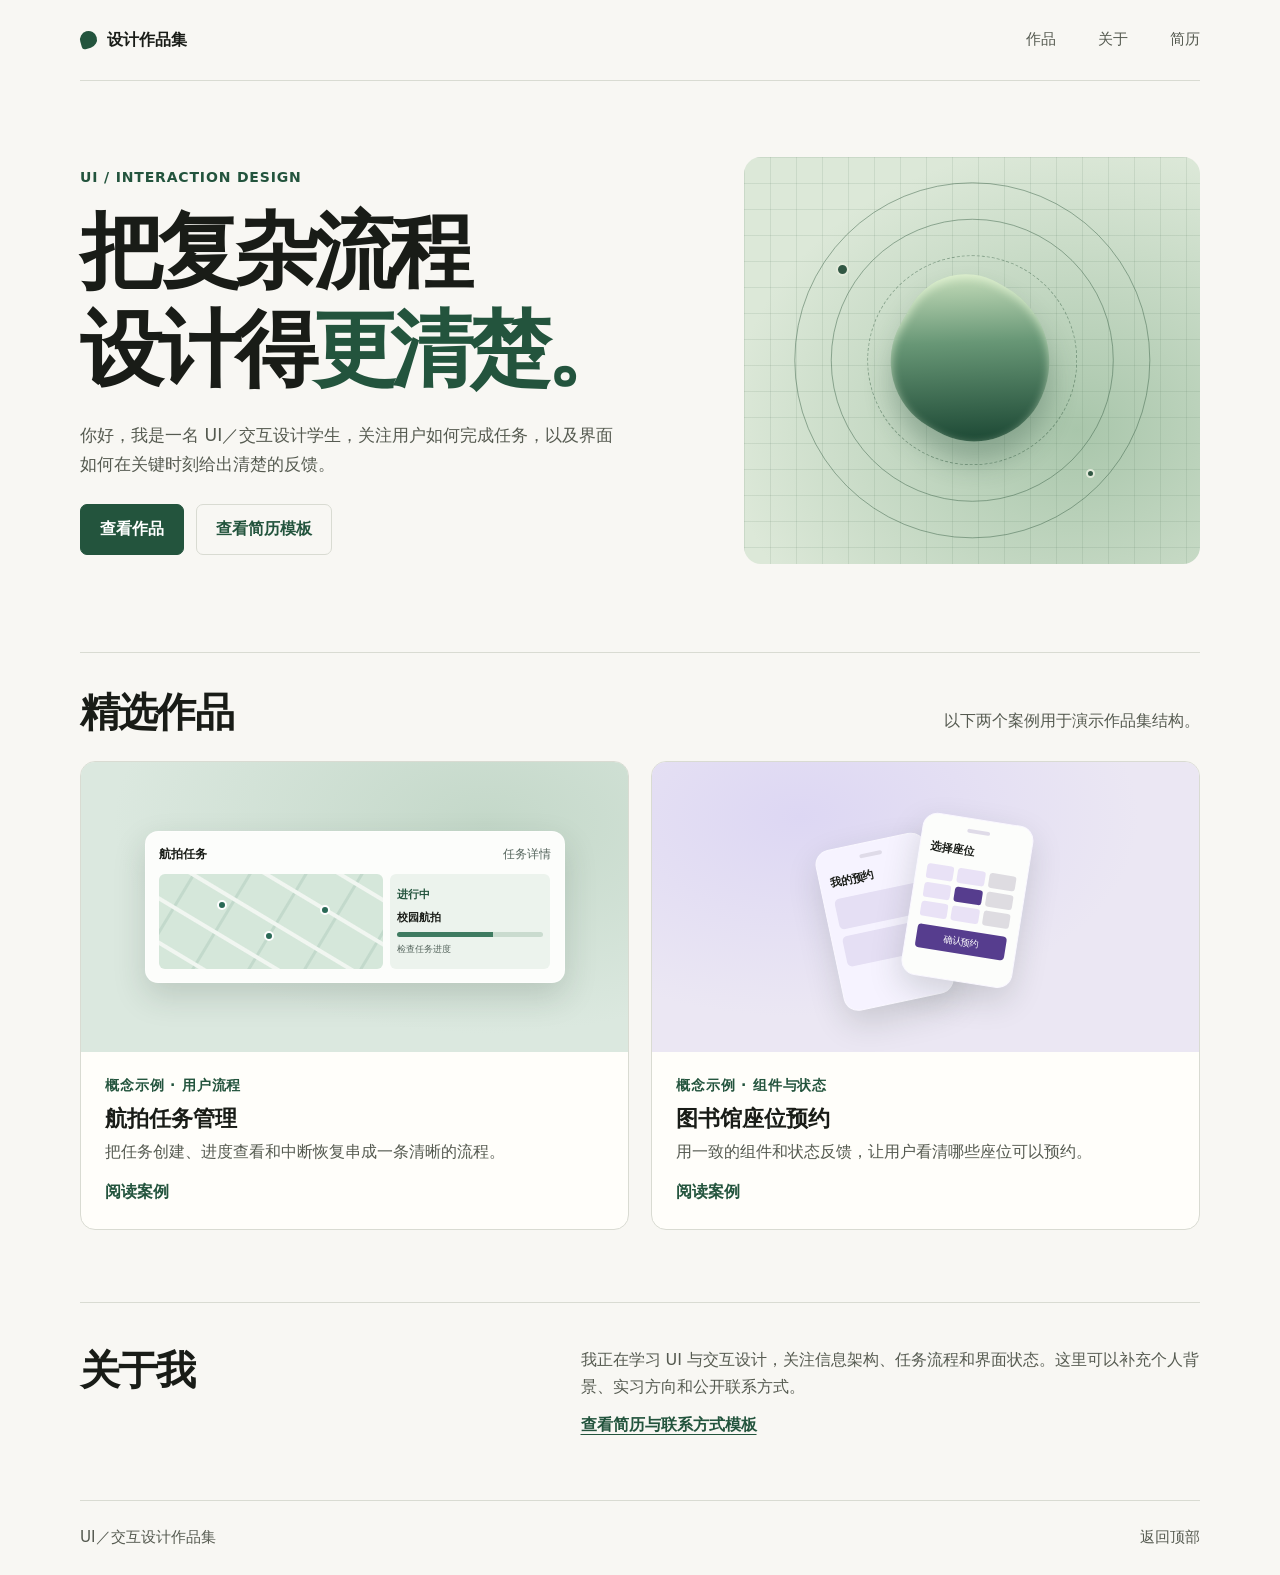
<file: index.html>
<!doctype html>
<html lang="zh-CN">
<head>
  <meta charset="utf-8">
  <meta name="viewport" content="width=device-width, initial-scale=1">
  <meta name="description" content="UI／交互设计学生作品集，展示用户流程、界面系统与设计迭代。">
  <meta name="theme-color" content="#f8f7f3">
  <title>UI／交互设计作品集</title>
  <link rel="stylesheet" href="assets/site.css">
</head>
<body>
  <a class="skip" href="#main">跳到正文</a>
  <header class="site-header wrap">
    <a class="brand" href="./" aria-current="page"><span class="brand-mark" aria-hidden="true"></span>设计作品集</a>
    <nav aria-label="主导航">
      <a href="#work">作品</a><a href="#about">关于</a><a href="resume.html">简历</a>
    </nav>
  </header>
  <main id="main" class="wrap">
    <section class="hero" aria-labelledby="intro-title">
      <div class="hero-copy">
        <p class="eyebrow">UI / INTERACTION DESIGN</p>
        <h1 id="intro-title">把复杂流程<br>设计得<span>更清楚。</span></h1>
        <p class="intro">你好，我是一名 UI／交互设计学生，关注用户如何完成任务，以及界面如何在关键时刻给出清楚的反馈。</p>
        <div class="actions"><a class="button" href="#work">查看作品</a><a class="button secondary" href="resume.html">查看简历模板</a></div>
      </div>
      <div class="hero-art" aria-hidden="true">
        <div class="orbit outer"></div><div class="orbit middle"></div><div class="orbit inner"></div>
        <div class="art-core"></div><div class="art-dot first"></div><div class="art-dot second"></div>
      </div>
    </section>
    <section id="work" class="work" aria-labelledby="work-title">
      <div class="section-heading"><h2 id="work-title">精选作品</h2><p>以下两个案例用于演示作品集结构。</p></div>
      <div class="project-grid">
        <article class="project-card">
          <a href="projects/flight.html" class="project-link">
            <div class="cover flight" aria-hidden="true">
              <div class="mock dashboard">
                <div class="mock-header"><b>航拍任务</b><span>任务详情</span></div>
                <div class="dashboard-body">
                  <div class="mock-map"><i></i><i></i><i></i></div>
                  <div class="mock-panel"><span>进行中</span><b>校园航拍</b><div class="mock-bar"></div><small>检查任务进度</small></div>
                </div>
              </div>
            </div>
            <div class="card-body"><p class="card-type">概念示例 · 用户流程</p><h3>航拍任务管理</h3><p>把任务创建、进度查看和中断恢复串成一条清晰的流程。</p><span class="card-action">阅读案例</span></div>
          </a>
        </article>
        <article class="project-card">
          <a href="projects/library.html" class="project-link">
            <div class="cover library" aria-hidden="true">
              <div class="mock phone behind"><div class="phone-top"></div><div class="phone-title">我的预约</div><div class="seat-card muted-seat"></div><div class="seat-card muted-seat"></div></div>
              <div class="mock phone front"><div class="phone-top"></div><div class="phone-title">选择座位</div><div class="seat-grid"><i></i><i></i><i></i><i></i><i></i><i></i><i></i><i></i><i></i></div><div class="phone-button">确认预约</div></div>
            </div>
            <div class="card-body"><p class="card-type">概念示例 · 组件与状态</p><h3>图书馆座位预约</h3><p>用一致的组件和状态反馈，让用户看清哪些座位可以预约。</p><span class="card-action">阅读案例</span></div>
          </a>
        </article>
      </div>
    </section>
    <section id="about" class="about" aria-labelledby="about-title">
      <h2 id="about-title">关于我</h2>
      <div><p>我正在学习 UI 与交互设计，关注信息架构、任务流程和界面状态。这里可以补充个人背景、实习方向和公开联系方式。</p><a class="text-link" href="resume.html">查看简历与联系方式模板</a></div>
    </section>
  </main>
  <footer class="site-footer wrap"><span>UI／交互设计作品集</span><a href="#main">返回顶部</a></footer>
</body>
</html>
</file>
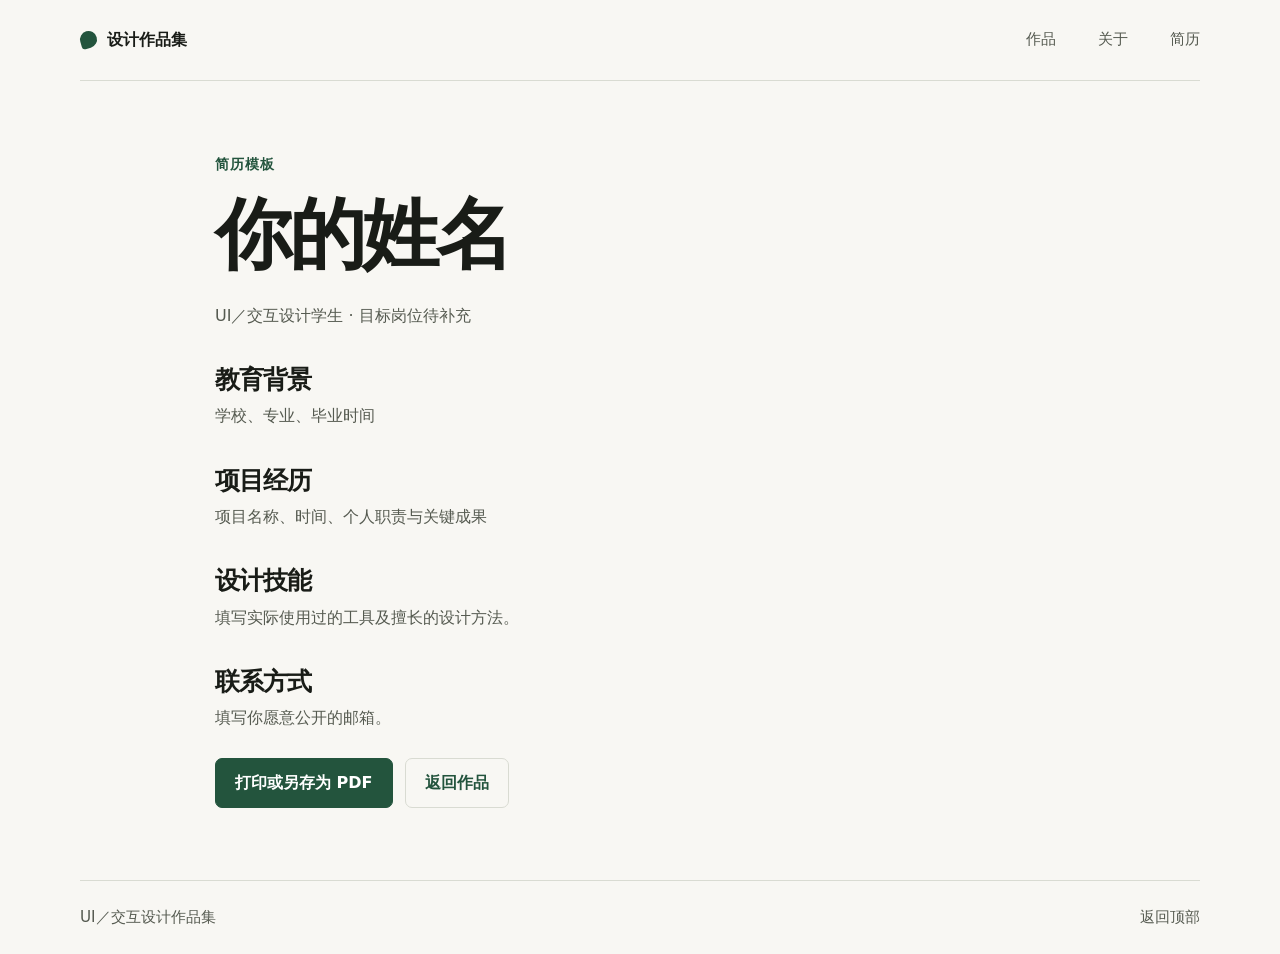
<file: resume.html>
<!doctype html>
<html lang="zh-CN">
<head>
  <meta charset="utf-8">
  <meta name="viewport" content="width=device-width, initial-scale=1">
  <meta name="description" content="UI／交互设计学生简历模板。">
  <title>简历模板 | UI／交互设计作品集</title>
  <link rel="stylesheet" href="assets/site.css">
  <script src="assets/resume.js" defer></script>
</head>
<body>
  <a class="skip" href="#main">跳到正文</a>
  <header class="site-header wrap">
    <a class="brand" href="./"><span class="brand-mark" aria-hidden="true"></span>设计作品集</a>
    <nav aria-label="主导航"><a href="./#work">作品</a><a href="./#about">关于</a><a href="resume.html" aria-current="page">简历</a></nav>
  </header>
  <main id="main" class="resume wrap">
    <p class="eyebrow">简历模板</p>
    <h1>你的姓名</h1>
    <p>UI／交互设计学生 · 目标岗位待补充</p>
    <section><h2>教育背景</h2><p>学校、专业、毕业时间</p></section>
    <section><h2>项目经历</h2><p>项目名称、时间、个人职责与关键成果</p></section>
    <section><h2>设计技能</h2><p>填写实际使用过的工具及擅长的设计方法。</p></section>
    <section><h2>联系方式</h2><p>填写你愿意公开的邮箱。</p></section>
    <div class="actions"><button type="button" class="button" id="print-resume" hidden>打印或另存为 PDF</button><a href="./#work" class="button secondary">返回作品</a></div>
  </main>
  <footer class="site-footer wrap"><span>UI／交互设计作品集</span><a href="#main">返回顶部</a></footer>
</body>
</html>
</file>
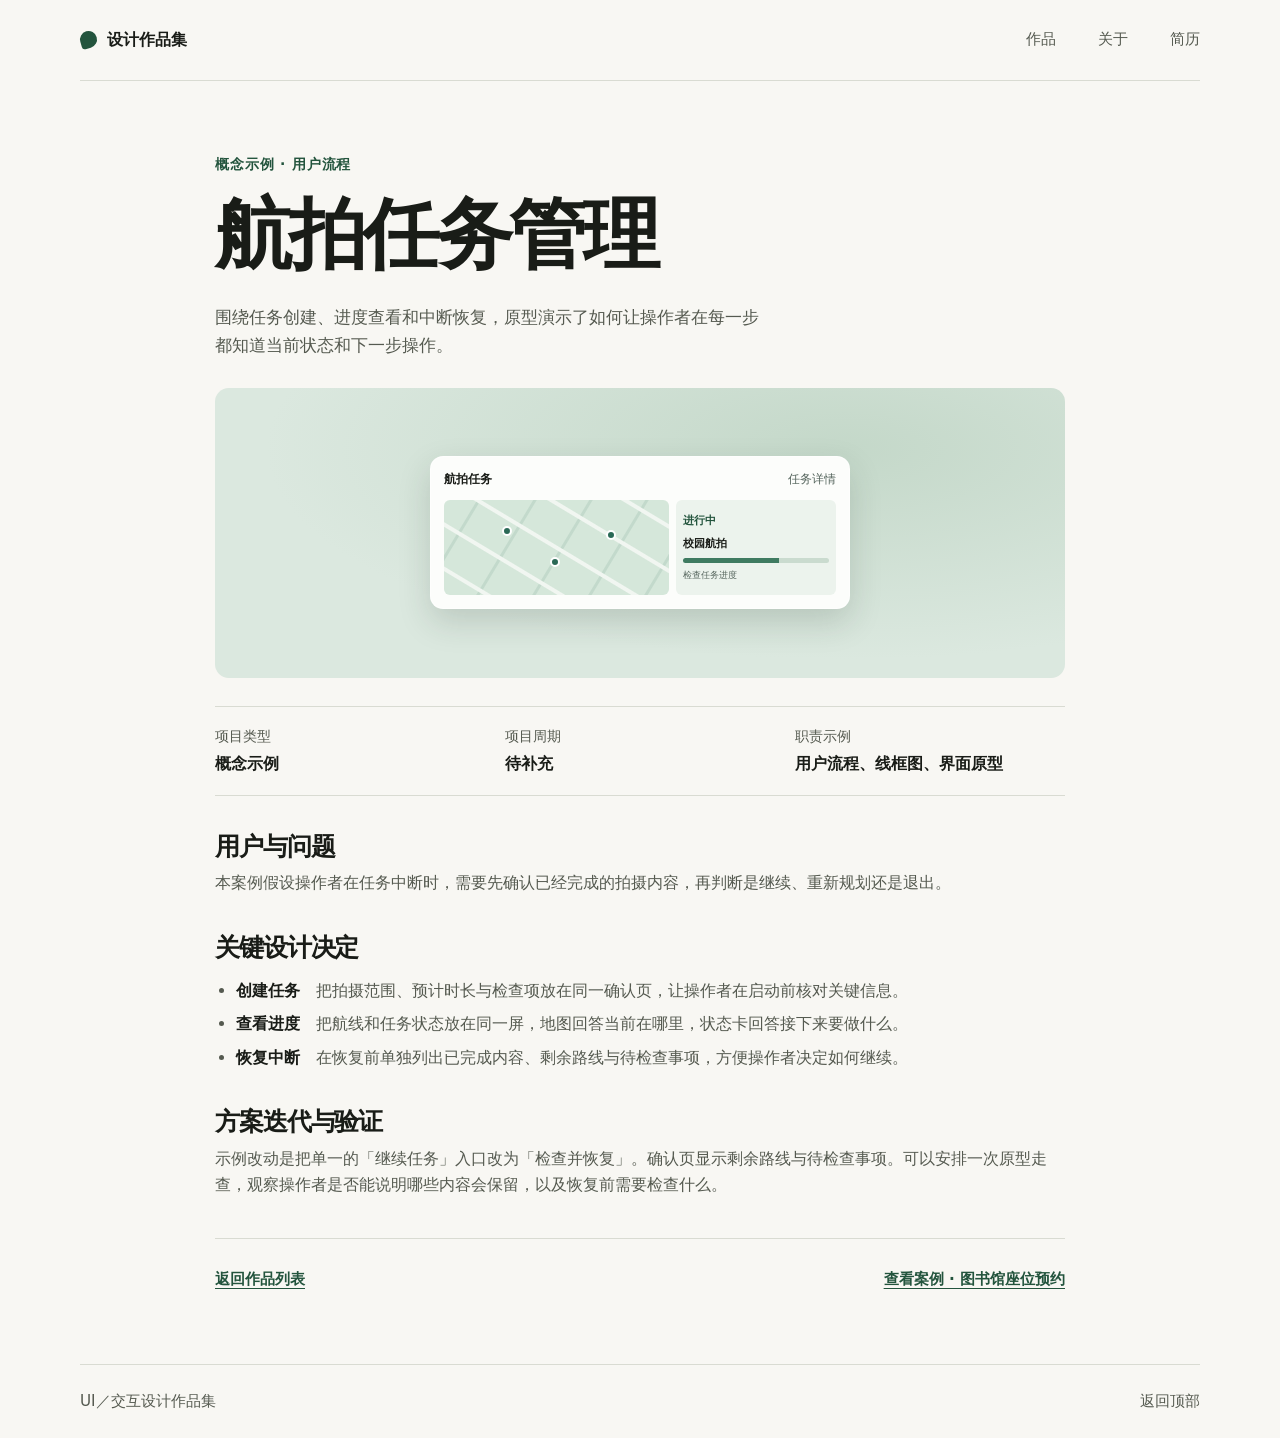
<file: projects/flight.html>
<!doctype html>
<html lang="zh-CN">
<head>
  <meta charset="utf-8">
  <meta name="viewport" content="width=device-width, initial-scale=1">
  <meta name="description" content="围绕任务创建、进度查看和中断恢复，原型演示了如何让操作者在每一步都知道当前状态和下一步操作。">
  <title>航拍任务管理 | UI／交互设计作品集</title>
  <link rel="stylesheet" href="../assets/site.css">
</head>
<body>
  <a class="skip" href="#main">跳到正文</a>
  <header class="site-header wrap">
    <a class="brand" href="../"><span class="brand-mark" aria-hidden="true"></span>设计作品集</a>
    <nav aria-label="主导航"><a href="../#work">作品</a><a href="../#about">关于</a><a href="../resume.html">简历</a></nav>
  </header>
  <main id="main" class="case wrap">
    <p class="eyebrow">概念示例 · 用户流程</p>
    <h1>航拍任务管理</h1>
    <p class="intro">围绕任务创建、进度查看和中断恢复，原型演示了如何让操作者在每一步都知道当前状态和下一步操作。</p>
    <div class="cover flight" aria-hidden="true">
              <div class="mock dashboard">
                <div class="mock-header"><b>航拍任务</b><span>任务详情</span></div>
                <div class="dashboard-body">
                  <div class="mock-map"><i></i><i></i><i></i></div>
                  <div class="mock-panel"><span>进行中</span><b>校园航拍</b><div class="mock-bar"></div><small>检查任务进度</small></div>
                </div>
              </div>
            </div>
    <dl class="case-meta">
      <div><dt>项目类型</dt><dd>概念示例</dd></div>
      <div><dt>项目周期</dt><dd>待补充</dd></div>
      <div><dt>职责示例</dt><dd>用户流程、线框图、界面原型</dd></div>
    </dl>
    <section><h2>用户与问题</h2><p>本案例假设操作者在任务中断时，需要先确认已经完成的拍摄内容，再判断是继续、重新规划还是退出。</p></section>
    <section>
      <h2>关键设计决定</h2>
      <ul>
        <li><strong>创建任务</strong>　把拍摄范围、预计时长与检查项放在同一确认页，让操作者在启动前核对关键信息。</li>
        <li><strong>查看进度</strong>　把航线和任务状态放在同一屏，地图回答当前在哪里，状态卡回答接下来要做什么。</li>
        <li><strong>恢复中断</strong>　在恢复前单独列出已完成内容、剩余路线与待检查事项，方便操作者决定如何继续。</li>
      </ul>
    </section>
    <section><h2>方案迭代与验证</h2><p>示例改动是把单一的「继续任务」入口改为「检查并恢复」。确认页显示剩余路线与待检查事项。可以安排一次原型走查，观察操作者是否能说明哪些内容会保留，以及恢复前需要检查什么。</p></section>
    <nav class="case-next" aria-label="案例导航">
      <a class="text-link" href="../#work">返回作品列表</a>
      <a class="text-link" href="library.html">查看案例 · 图书馆座位预约</a>
    </nav>
  </main>
  <footer class="site-footer wrap"><span>UI／交互设计作品集</span><a href="#main">返回顶部</a></footer>
</body>
</html>
</file>
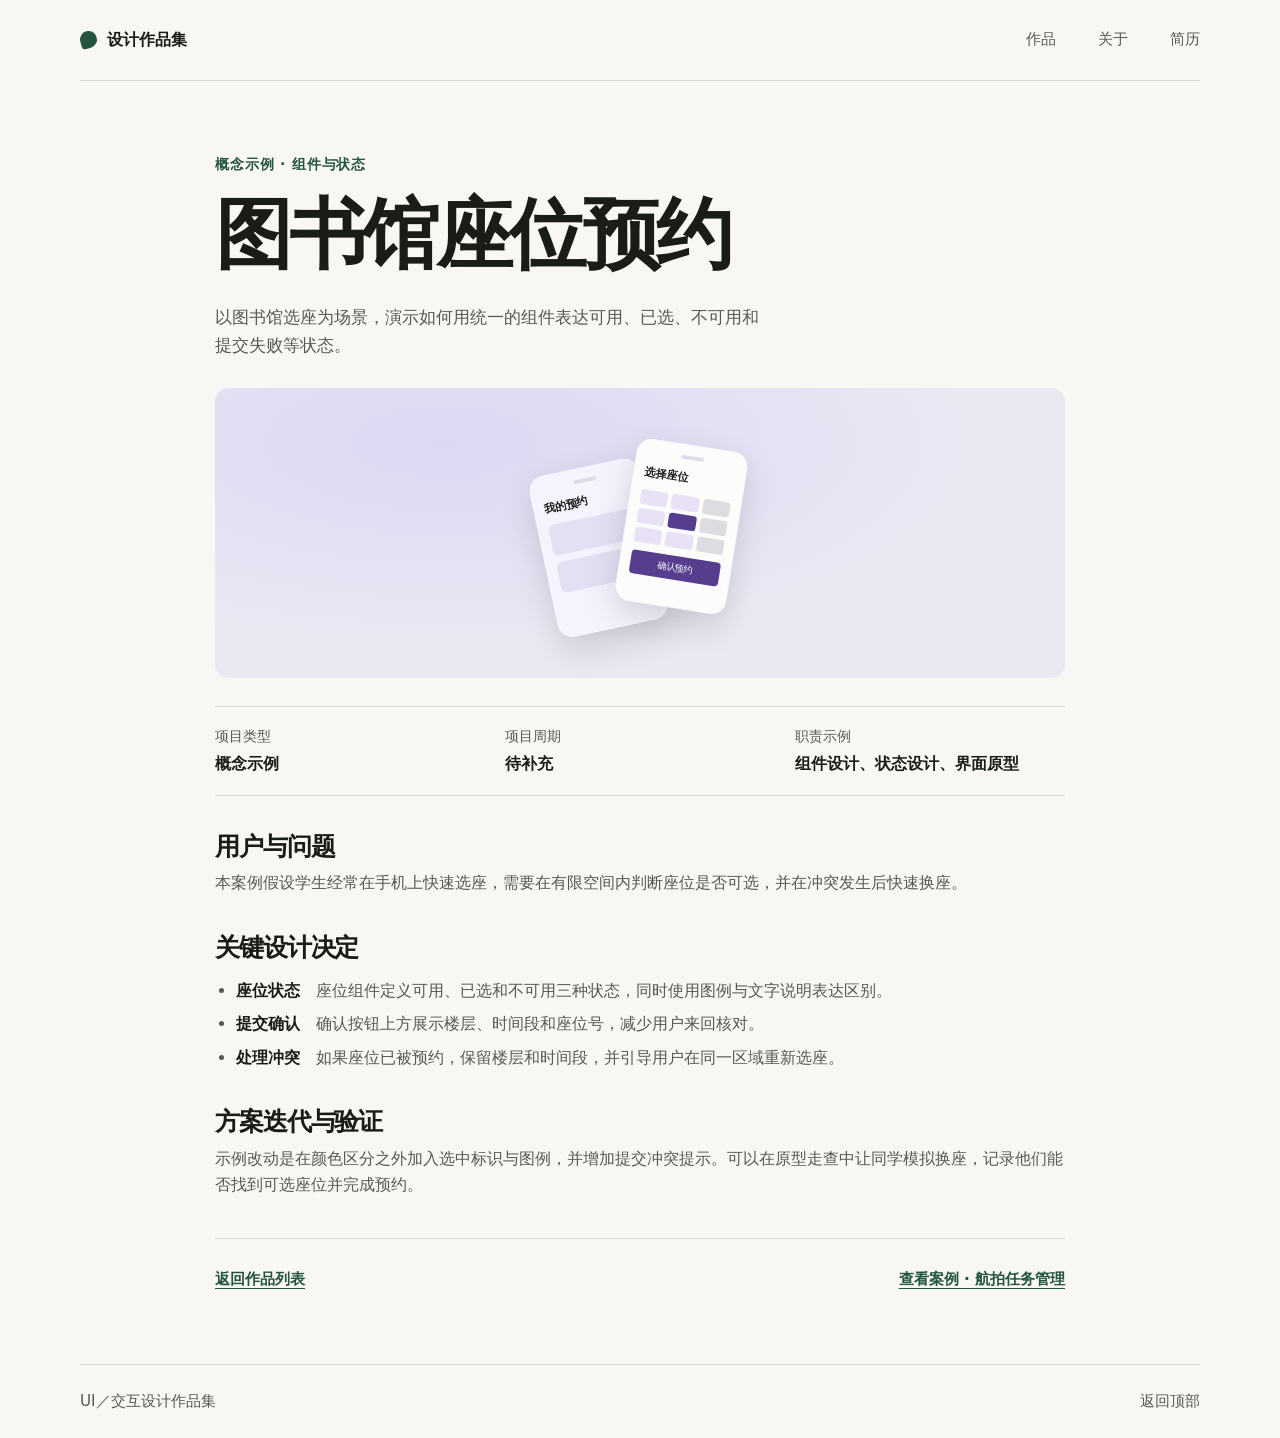
<file: projects/library.html>
<!doctype html>
<html lang="zh-CN">
<head>
  <meta charset="utf-8">
  <meta name="viewport" content="width=device-width, initial-scale=1">
  <meta name="description" content="以图书馆选座为场景，演示如何用统一的组件表达可用、已选、不可用和提交失败等状态。">
  <title>图书馆座位预约 | UI／交互设计作品集</title>
  <link rel="stylesheet" href="../assets/site.css">
</head>
<body>
  <a class="skip" href="#main">跳到正文</a>
  <header class="site-header wrap">
    <a class="brand" href="../"><span class="brand-mark" aria-hidden="true"></span>设计作品集</a>
    <nav aria-label="主导航"><a href="../#work">作品</a><a href="../#about">关于</a><a href="../resume.html">简历</a></nav>
  </header>
  <main id="main" class="case wrap">
    <p class="eyebrow">概念示例 · 组件与状态</p>
    <h1>图书馆座位预约</h1>
    <p class="intro">以图书馆选座为场景，演示如何用统一的组件表达可用、已选、不可用和提交失败等状态。</p>
    <div class="cover library" aria-hidden="true">
              <div class="mock phone behind"><div class="phone-top"></div><div class="phone-title">我的预约</div><div class="seat-card muted-seat"></div><div class="seat-card muted-seat"></div></div>
              <div class="mock phone front"><div class="phone-top"></div><div class="phone-title">选择座位</div><div class="seat-grid"><i></i><i></i><i></i><i></i><i></i><i></i><i></i><i></i><i></i></div><div class="phone-button">确认预约</div></div>
            </div>
    <dl class="case-meta">
      <div><dt>项目类型</dt><dd>概念示例</dd></div>
      <div><dt>项目周期</dt><dd>待补充</dd></div>
      <div><dt>职责示例</dt><dd>组件设计、状态设计、界面原型</dd></div>
    </dl>
    <section><h2>用户与问题</h2><p>本案例假设学生经常在手机上快速选座，需要在有限空间内判断座位是否可选，并在冲突发生后快速换座。</p></section>
    <section>
      <h2>关键设计决定</h2>
      <ul>
        <li><strong>座位状态</strong>　座位组件定义可用、已选和不可用三种状态，同时使用图例与文字说明表达区别。</li>
        <li><strong>提交确认</strong>　确认按钮上方展示楼层、时间段和座位号，减少用户来回核对。</li>
        <li><strong>处理冲突</strong>　如果座位已被预约，保留楼层和时间段，并引导用户在同一区域重新选座。</li>
      </ul>
    </section>
    <section><h2>方案迭代与验证</h2><p>示例改动是在颜色区分之外加入选中标识与图例，并增加提交冲突提示。可以在原型走查中让同学模拟换座，记录他们能否找到可选座位并完成预约。</p></section>
    <nav class="case-next" aria-label="案例导航">
      <a class="text-link" href="../#work">返回作品列表</a>
      <a class="text-link" href="flight.html">查看案例 · 航拍任务管理</a>
    </nav>
  </main>
  <footer class="site-footer wrap"><span>UI／交互设计作品集</span><a href="#main">返回顶部</a></footer>
</body>
</html>
</file>
<file: assets/site.css>
:root {
  color-scheme: light;
  --paper: #f8f7f3;
  --white: #fffefa;
  --ink: #191c17;
  --muted: #555a50;
  --line: #d9dbd2;
  --accent: #23543d;
  --soft: #e1ebe1;
  font-family: Inter, "PingFang SC", "Microsoft YaHei", "Noto Sans CJK SC", system-ui, sans-serif;
  color: var(--ink);
  background: var(--paper);
  line-height: 1.65;
}
* { box-sizing: border-box; }
body { margin: 0; }
a { color: inherit; }
a:focus-visible, button:focus-visible { outline: 3px solid #307954; outline-offset: 5px; }
h1, h2, h3, p { margin: 0; }
h1, h2, h3 { line-height: 1.18; }
.wrap { width: min(1120px, calc(100% - 96px)); margin-inline: auto; }
.skip { position: fixed; top: 12px; left: 12px; z-index: 10; padding: 8px 16px; background: var(--white); transform: translateY(-180%); }
.skip:focus { transform: none; }
.site-header { display: flex; align-items: center; justify-content: space-between; min-height: 81px; gap: 12px; border-bottom: 1px solid var(--line); }
.site-header a, .site-footer a { text-decoration: none; }
.brand { display: inline-flex; align-items: center; gap: 10px; font-weight: 750; white-space: nowrap; }
.brand-mark { width: 17px; aspect-ratio: 1; border-radius: 50% 50% 50% 18%; background: var(--accent); transform: rotate(-16deg); }
nav { display: flex; align-items: center; gap: clamp(16px, 4vw, 42px); }
nav a, .site-footer a { color: var(--muted); font-size: .95rem; }
nav a:hover, .site-footer a:hover { color: var(--accent); text-decoration: underline; text-underline-offset: 4px; }
.hero { display: grid; grid-template-columns: 1.15fr .85fr; align-items: center; gap: 48px; padding-block: 76px 88px; }
.eyebrow, .card-type { color: var(--accent); font-size: .875rem; font-weight: 740; letter-spacing: .06em; }
h1 { font-size: clamp(3.15rem, 6.5vw, 5.65rem); letter-spacing: -.065em; margin-block: 14px 22px; }
h1 span { color: var(--accent); }
.intro { color: var(--muted); max-width: 34rem; font-size: 1.08rem; }
.actions { display: flex; flex-wrap: wrap; gap: 12px; margin-top: 26px; }
.button { padding: 11px 19px; min-height: 48px; display: inline-flex; align-items: center; justify-content: center; color: #fff; background: var(--accent); border: 1px solid var(--accent); border-radius: 7px; font: inherit; font-weight: 680; text-decoration: none; cursor: pointer; }
.button:hover { background: #163b2a; }
.button.secondary { background: transparent; color: var(--accent); border-color: var(--line); }
.button.secondary:hover { background: var(--soft); }
.hero-art { position: relative; overflow: hidden; min-height: 260px; aspect-ratio: 1.12; isolation: isolate; border-radius: 17px; background-color: #dce8d8; background-image: linear-gradient(#50735920 1px, transparent 1px), linear-gradient(90deg, #50735920 1px, transparent 1px), radial-gradient(ellipse at 73% 67%, #a9c6ab, transparent 74%); background-size: 26px 26px, 26px 26px, auto; }
.orbit, .art-core { position: absolute; top: 50%; left: 50%; width: 78%; aspect-ratio: 1; border-radius: 50%; transform: translate(-50%, -50%); }
.orbit { border: 1px solid #40664c80; }
.orbit.middle { width: 62%; }
.orbit.inner { width: 46%; border-style: dashed; }
.art-core { width: 35%; border-radius: 42% 57% 49% 50%; background: linear-gradient(148deg, #d8ebc8 4%, #689776 42%, #1d4935 87%); box-shadow: 11px 17px 28px #264c3950, inset 2px 3px 10px #f2ffe1a0; transform: translate(-50%, -50%) rotate(30deg); }
.art-dot { position: absolute; width: 13px; aspect-ratio: 1; border-radius: 50%; background: #315743; border: 2px solid #e3ebdb; }
.art-dot.first { top: 26%; left: 20%; }
.art-dot.second { bottom: 21%; right: 23%; width: 9px; }
.work { border-top: 1px solid var(--line); padding-block: 36px 72px; }
.section-heading { display: flex; align-items: baseline; justify-content: space-between; flex-wrap: wrap; gap: 9px 24px; margin-bottom: 25px; }
h2 { font-size: clamp(1.75rem, 3.2vw, 2.5rem); letter-spacing: -.045em; }
.section-heading p, .card-body > p:not(.card-type), .about p, .case p, .resume p { color: var(--muted); }
.project-grid { display: grid; grid-template-columns: repeat(2, minmax(0, 1fr)); gap: 22px; }
.project-card { min-width: 0; border: 1px solid var(--line); border-radius: 15px; background: var(--white); }
.project-link { display: flex; height: 100%; flex-direction: column; text-decoration: none; border-radius: inherit; }
.project-link:hover .card-action { text-decoration: underline; }
.cover { height: clamp(190px, 27vw, 290px); display: grid; place-items: center; overflow: hidden; position: relative; border-radius: 14px 14px 0 0; }
.cover.flight { background: radial-gradient(ellipse at 74% 21%, #c4d8c9, transparent 65%), #dbe8df; }
.cover.library { background: radial-gradient(ellipse at 27% 19%, #ddd7f3, transparent 60%), #ebe7f3; }
.mock { background: #fcfdfb; box-shadow: 0 13px 32px #2138272b; }
.dashboard { width: 77%; max-width: 420px; padding: 13px; border: 1px solid #ffffffaf; border-radius: 13px; }
.mock-header { display: flex; justify-content: space-between; gap: 8px; padding-bottom: 10px; font-size: .75rem; }
.mock-header span, .mock-panel small { color: #55655d; }
.dashboard-body { display: grid; grid-template-columns: 1.4fr 1fr; min-height: 95px; gap: 7px; }
.mock-map { position: relative; overflow: hidden; border-radius: 6px; background-color: #d5e7da; background-image: repeating-linear-gradient(31deg, transparent 0 20px, #f1f6f1 21px 24px, transparent 25px 38px), repeating-linear-gradient(121deg, transparent 0 28px, #a7c5b666 29px 31px, transparent 32px 48px); }
.mock-map i { position: absolute; display: block; width: 10px; aspect-ratio: 1; background: #2a6956; border: 2px solid white; border-radius: 50%; top: 27%; left: 26%; }
.mock-map i:nth-child(2) { top: 60%; left: 47%; }
.mock-map i:nth-child(3) { top: 32%; left: 72%; }
.mock-panel { display: grid; align-content: center; gap: 5px; padding: 7px; border-radius: 6px; background: #ecf3ed; font-size: .68rem; }
.mock-panel span { color: #23543d; font-weight: 700; }
.mock-bar { height: 5px; border-radius: 4px; background: linear-gradient(90deg, #3f7b61 0 66%, #cadbcf 66%); }
.phone { position: absolute; width: 112px; min-height: 164px; padding: 10px; border-radius: 15px; border: 1px solid #faf8ff; }
.phone.behind { transform: translate(-37%, 9%) rotate(-12deg); background: #f6f3ff; }
.phone.front { transform: translate(37%, -4%) rotate(9deg); }
.phone-top { width: 23px; height: 4px; border-radius: 5px; background: #dfdbe8; margin: 0 auto 10px; }
.phone-title { font-size: .7rem; font-weight: 750; }
.seat-card { height: 31px; border-radius: 5px; margin-top: 7px; background: #e5dff4; }
.seat-grid { display: grid; grid-template-columns: repeat(3, 1fr); gap: 4px; margin-block: 8px; }
.seat-grid i { height: 15px; border-radius: 3px; background: #e9e2f6; }
.seat-grid i:nth-child(5) { background: #563d8e; }
.seat-grid i:nth-child(3n) { background: #dedce1; }
.phone-button { background: #563d8e; color: white; border-radius: 4px; font-size: .58rem; text-align: center; padding: 4px 0; }
.card-body { display: flex; flex: 1; flex-direction: column; align-items: start; gap: 8px; padding: 22px 24px 24px; }
.card-body h3 { font-size: 1.4rem; }
.card-action, .text-link { color: var(--accent); font-weight: 720; text-underline-offset: 4px; }
.card-action { margin-top: auto; padding-top: 5px; }
.about { display: grid; grid-template-columns: 1fr 1.3fr; gap: 24px; padding-block: 44px 62px; border-top: 1px solid var(--line); }
.about p { margin-bottom: 12px; }
.site-footer { display: flex; justify-content: space-between; gap: 16px; border-top: 1px solid var(--line); padding-block: 24px; color: var(--muted); font-size: .95rem; }
.case, .resume { max-width: 850px; padding-block: 42px 72px; }
.case h1, .resume h1 { font-size: clamp(2.45rem, 6vw, 4.8rem); letter-spacing: -.045em; }
.case .eyebrow, .resume .eyebrow { margin-top: 30px; color: var(--accent); }
.case .cover { margin-block: 28px; border-radius: 14px; }
.case-meta { display: grid; grid-template-columns: repeat(3, minmax(0, 1fr)); gap: 12px 20px; padding: 18px 0; border-block: 1px solid var(--line); }
.case-meta dt { color: var(--muted); font-size: .875rem; }
.case-meta dd { margin: 3px 0 0; font-weight: 650; }
.case section, .resume section { margin-top: 36px; }
.case section h2, .resume section h2 { font-size: 1.55rem; margin-bottom: 9px; }
.case section p + p { margin-top: 8px; }
.case ul { padding-left: 1.3em; color: var(--muted); }
.case li + li { margin-top: 7px; }
.case li strong { color: var(--ink); }
.case-next { display: flex; justify-content: space-between; flex-wrap: wrap; gap: 14px; padding-top: 28px; margin-top: 40px; border-top: 1px solid var(--line); }
@media (max-width: 830px) {
  .wrap { width: calc(100% - 56px); }
  .hero { gap: 26px; padding-block: 57px 66px; }
}
@media (max-width: 640px) {
  .wrap { width: calc(100% - 36px); }
  .site-header { min-height: 65px; }
  .hero, .project-grid, .about { grid-template-columns: 1fr; }
  .hero { padding-block: 42px 47px; }
  .hero-art { aspect-ratio: 1.65; min-height: 190px; }
  .work { padding-block: 30px 45px; }
  .about { gap: 12px; padding-block: 30px 44px; }
  .case-meta { grid-template-columns: repeat(2, minmax(0, 1fr)); }
}
@media print {
  .site-header, .site-footer, .resume .actions, .skip { display: none; }
  body { background: white; color: black; }
  .resume { width: 100%; padding: 0; }
}
.button[hidden] { display: none; }
</file>
